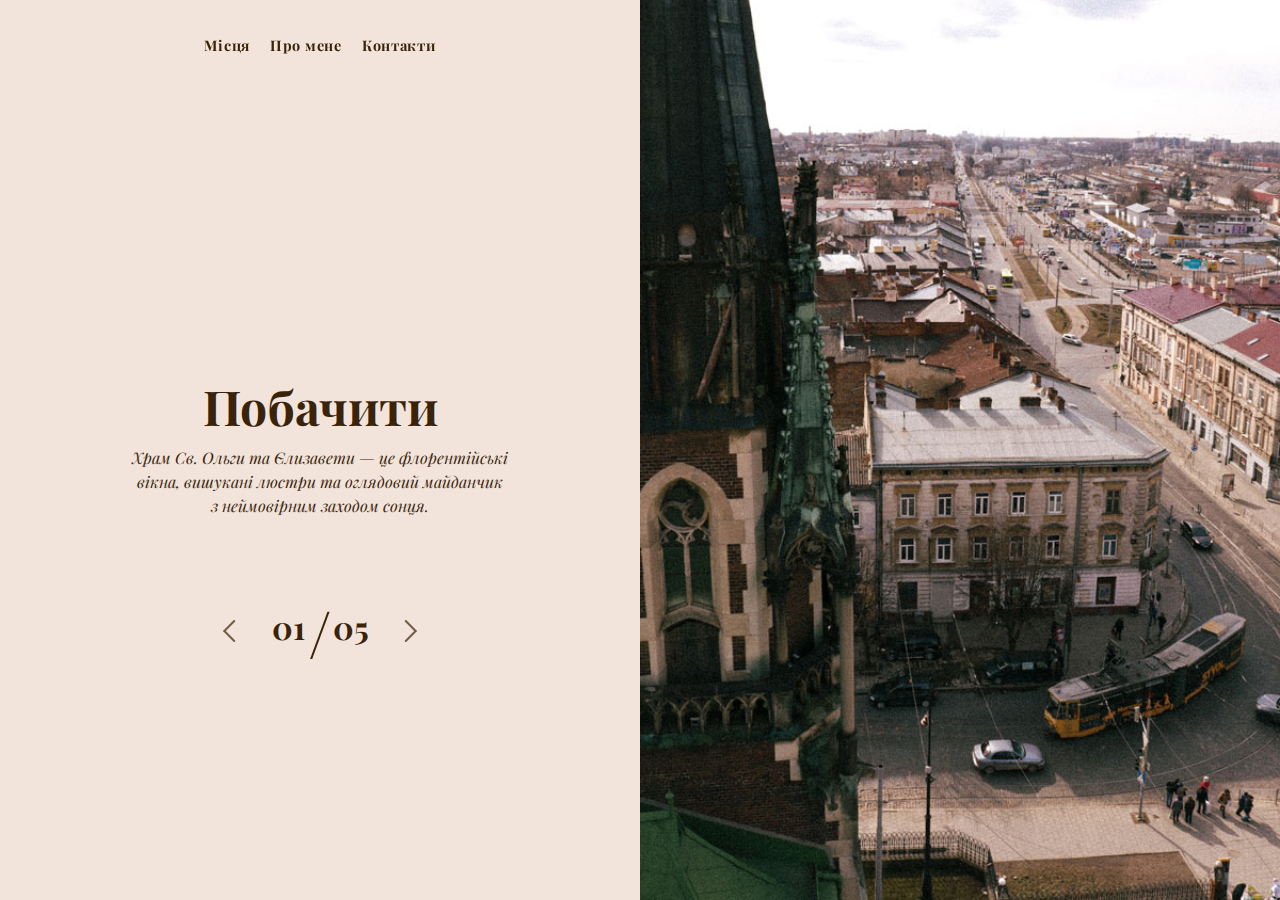
<file: see.html>
<!DOCTYPE html>
<html lang="ua">
<head>
	<meta charset="UTF-8">
	<meta name="viewport" content="width=device-width, initial-scale=1.0">
	<title>Смакувати</title>

    <link rel="preconnect" href="https://fonts.gstatic.com">
    <link href="https://fonts.googleapis.com/css2?family=Playfair+Display:ital,wght@0,400;0,500;0,600;0,700;0,800;0,900;1,400;1,500;1,600;1,700;1,800;1,900&display=swap" rel="stylesheet">

    
    <link rel="stylesheet" href="css/layout.css">
    <link rel="stylesheet" href="css/nav.css">
    <link rel="stylesheet" href="css/header.css">
    <link rel="stylesheet" href="css/slider_layout.css">
    <link rel="stylesheet" href="css/slider.css">

    </head>
<body id="top">
    <nav>
        <div class="navbar container">
        <div class="navigation">
            <button class="nav-icon">
                <span></span>
                <span></span>
                <span></span>
                <span></span>
            </button>
            <ul>
                <li><a class="nav-link js-scroll" href="index.html#places">Місця</a></li>
                <li><a class="nav-link js-scroll" href="index.html#about">Про мене</a></li>
                <li><a class="nav-link js-scroll" href="index.html#contact">Контакти</a></li>
            </ul>
        </div>
    </div>
</nav>
<section class="place">
    <div class="box b1">
        <div>
            <h1>Побачити</h1>
            <h3>Храм Св. Ольги та Єлизавети — це флорентійські<br>вікна, вишукані люстри та оглядовий майданчик<br>з неймовірним заходом сонця.</h3>
        </div>
    </div>
    <div class="box slider">
            <div class="item">
                <img src="img/church.jpg" alt="">
            </div>
            <div class="item">
                <img src="img/church2.jpg" alt="">
            </div>
            <div class="item">
                <img src="img/church3.jpg" alt="">
            </div>
             <div class="item">
                <img src="img/church4.jpg" alt="">
            </div>
            <div class="item">
                <img src="img/church5.jpg" alt="">
            </div>
    </div>
</section>
<script src="https://code.jquery.com/jquery-3.6.0.min.js"></script>
<script src="js/slick.min.js"></script>
<script src="js/slick-init.js"></script>

</body>
</html>
</file>
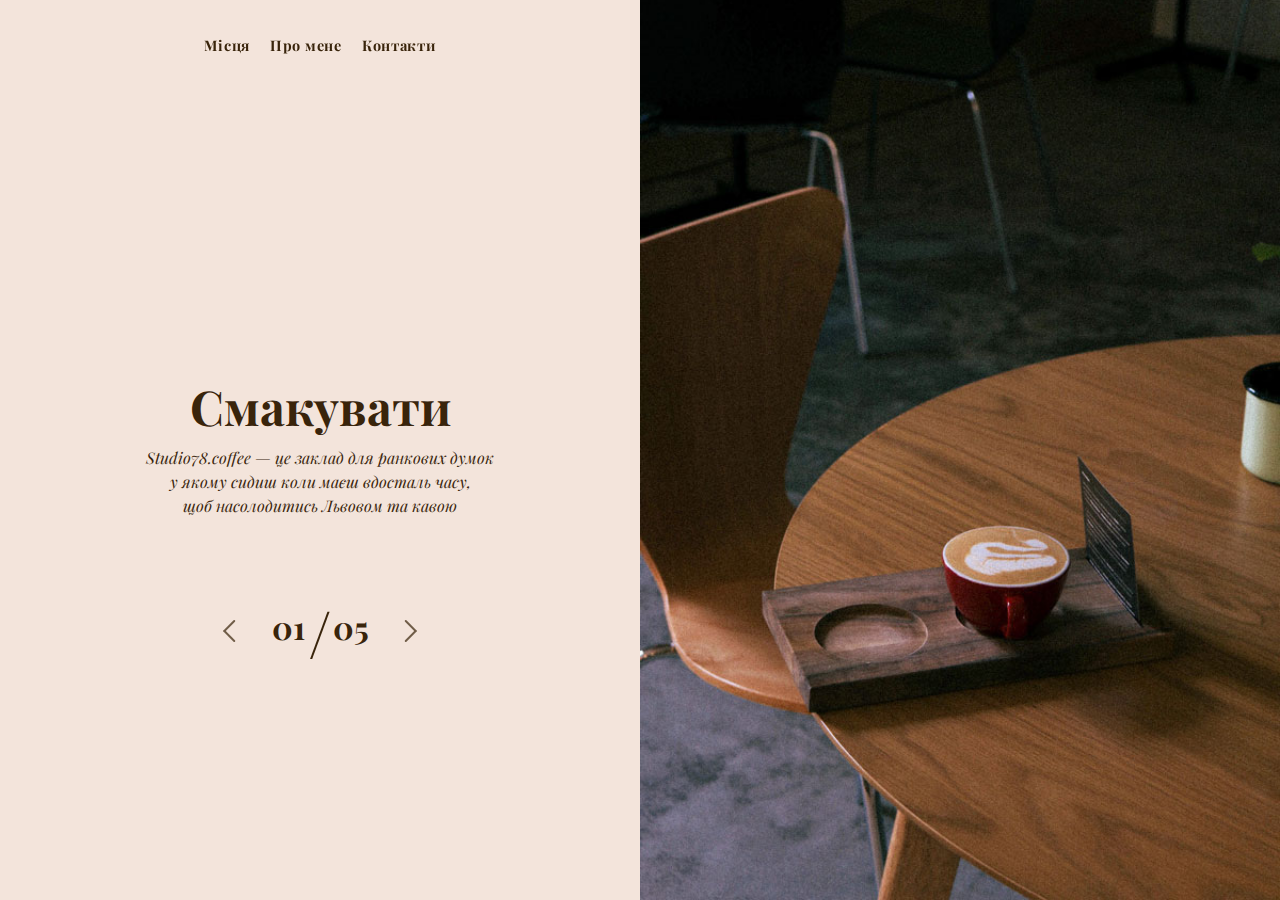
<file: smak.html>
<!DOCTYPE html>
<html lang="ua">
<head>
	<meta charset="UTF-8">
	<meta name="viewport" content="width=device-width, initial-scale=1.0">
	<title>Смакувати</title>

    <link rel="preconnect" href="https://fonts.gstatic.com">
    <link href="https://fonts.googleapis.com/css2?family=Playfair+Display:ital,wght@0,400;0,500;0,600;0,700;0,800;0,900;1,400;1,500;1,600;1,700;1,800;1,900&display=swap" rel="stylesheet">

    
    <link rel="stylesheet" href="css/layout.css">
    <link rel="stylesheet" href="css/nav.css">
    <link rel="stylesheet" href="css/header.css">
    <link rel="stylesheet" href="css/slider_layout.css">
    <link rel="stylesheet" href="css/slider.css">

    </head>
<body id="top">
    <nav>
        <div class="navbar container">
        <div class="navigation">
            <button class="nav-icon">
                <span></span>
                <span></span>
                <span></span>
                <span></span>
            </button>
            <ul>
                <li><a class="nav-link js-scroll" href="index.html#places">Місця</a></li>
                <li><a class="nav-link js-scroll" href="index.html#about">Про мене</a></li>
                <li><a class="nav-link js-scroll" href="index.html#contact">Контакти</a></li>
            </ul>
        </div>
    </div>
</nav>
<section class="place">
    <div class="box b1">
        <div>
            <h1>Смакувати</h1>
            <h3>Studio78.coffee — це заклад для ранкових думок<br>у якому сидиш коли маєш вдосталь часу,<br>  щоб насолодитись Львовом та кавою</h3>
        </div>
    </div>
    <div class="box slider">
            <div class="item">
                <img src="img/cffee1.jpg" alt="">
            </div>
            <div class="item">
                <img src="img/cafeinside.jpg" alt="">
            </div>
            <div class="item">
                <img src="img/croissant.jpg" alt="">
            </div>
             <div class="item">
                <img src="img/studio.jpg" alt="">
            </div>
            <div class="item">
                <img src="img/sweet.jpg" alt="">
            </div>
    </div>
</section>
<script src="https://code.jquery.com/jquery-3.6.0.min.js"></script>
<script src="js/slick.min.js"></script>
<script src="js/slick-init.js"></script>

</body>
</html>
</file>
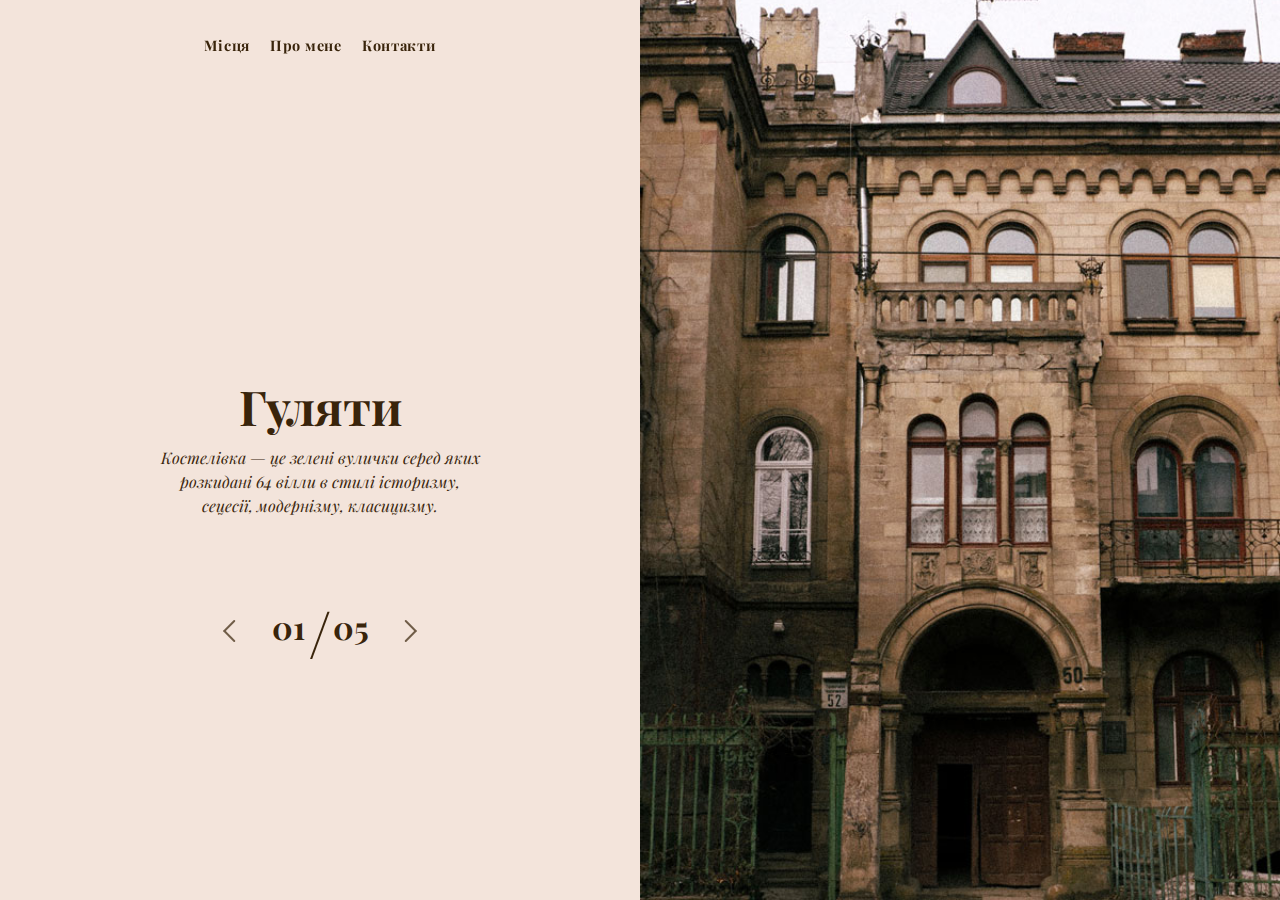
<file: walk.html>
<!DOCTYPE html>
<html lang="ua">
<head>
	<meta charset="UTF-8">
	<meta name="viewport" content="width=device-width, initial-scale=1.0">
	<title>Смакувати</title>

    <link rel="preconnect" href="https://fonts.gstatic.com">
    <link href="https://fonts.googleapis.com/css2?family=Playfair+Display:ital,wght@0,400;0,500;0,600;0,700;0,800;0,900;1,400;1,500;1,600;1,700;1,800;1,900&display=swap" rel="stylesheet">

    
    <link rel="stylesheet" href="css/layout.css">
    <link rel="stylesheet" href="css/nav.css">
    <link rel="stylesheet" href="css/header.css">
    <link rel="stylesheet" href="css/slider_layout.css">
    <link rel="stylesheet" href="css/slider.css">

    </head>
<body id="top">
    <nav>
        <div class="navbar container">
        <div class="navigation">
            <button class="nav-icon">
                <span></span>
                <span></span>
                <span></span>
                <span></span>
            </button>
            <ul>
                <li><a class="nav-link js-scroll" href="index.html#places">Місця</a></li>
                <li><a class="nav-link js-scroll" href="index.html#about">Про мене</a></li>
                <li><a class="nav-link js-scroll" href="index.html#contact">Контакти</a></li>
            </ul>
        </div>
    </div>
</nav>
<section class="place">
    <div class="box b1">
        <div>
            <h1>Гуляти</h1>
            <h3>Костелівка — це зелені вулички серед яких<br>розкидані 64 вілли в стилі історизму,<br>сецесії, модернізму, класицизму.</h3>
        </div>
    </div>
    <div class="box slider">
            <div class="item">
                <img src="img/street1.jpg" alt="">
            </div>
            <div class="item">
                <img src="img/street-1.jpg" alt="">
            </div>
            <div class="item">
                <img src="img/street2.jpg" alt="">
            </div>
             <div class="item">
                <img src="img/street3.jpg" alt="">
            </div>
            <div class="item">
                <img src="img/street4.jpg" alt="">
            </div>
    </div>
</section>
<script src="https://code.jquery.com/jquery-3.6.0.min.js"></script>
<script src="js/slick.min.js"></script>
<script src="js/slick-init.js"></script>

</body>
</html>
</file>
<file: css/layout.css>
*, *::before, *::after {
    box-sizing: border-box;
    margin: 0;
    padding: 0;
}

/* END of Нормалізація */

html, body {
    font-family: "Playfair Display", sans-serif;
    font-weight: bold;
}

h1, h2, h3, h4, h5, h6 {
    font-family: "Playfair Display", sans-serif;
    color: rgba(57, 36, 11, 1);
}

p {
    font-family: "Playfair Display", sans-serif;
    color: rgba(57, 36, 11, 1);
    line-height: 1,5;
    font-weight: normal;
    padding-top: .5em;
} 

h1 {
    font-family: "Playfair Display", sans-serif;
    color: rgba(57, 36, 11, 1);
    line-height: 1;
    font-weight: bold;
    padding-bottom: 0.15em;
}

h3 {
    font-family: "Playfair Display", sans-serif;
    color: rgba(57, 36, 11, 1);
    line-height: 1.5;
    font-weight: normal;
    font-style: italic;
    padding-top: .5em;
}

h4 {
    font-family: "Playfair Display", sans-serif;
    color: rgba(57, 36, 11, 1);
    line-height: 1,5;
    font-weight: normal;
    padding-top: .5em;
}

/* Ієрархія заголовків 1,2,3 рівнів  */

h1 { font-size: 3rem; }
h2 { font-size: 2rem; }
h3 { font-size: 1rem; }

header, section {
    min-height: 100vh;
    display: flex;
    align-items: center;
    align-content: center;
}

nav, header, section {
    padding: 25px; /* Мінімальні внутрішні відступи для smartphone */
}

.container-fluid,
.container {
    margin: 0 auto; /* Центрування по-горизонталі */
    width: 100%;
    height: 100%;
}

.container {
    max-width: 1280px; /* Обмеження ширини контенту всередині секцій */
}

section {
    background-color: rgba(243, 228, 219, 1);
}
</file>
<file: css/nav.css>
nav {
    position: fixed;
    top:0;
    left:0;
    width: 50%;
    z-index: 9995;
    transition: all .3s ease;
}

nav.topfixed {
    background-color: rgba(243, 228, 219, 1);
    width: 100%;
    padding-top: 12px;
    padding-bottom: 12px;
}

nav.topfixed .navigation li a {
    color: rgba(57, 36, 11, 1);
}

nav a {
    display: block;
    cursor: pointer;
    color: rgba(57, 36, 11, 1);
}

nav .navbar {
    display: flex;
    flex-wrap: wrap;
    justify-content: center;
    align-items: flex-start;
    margin: auto;
}

.navigation ul {
    display: flex;
    justify-content: center;
    font-size: 0.9em;
    letter-spacing: .05em;
    list-style: none;
}

.navigation li {
    padding: 10px;
}

.navigation li a {
    color: rgba(57, 36, 11, 1);
    text-decoration: none;
    padding: 0 0 .5em 0;
    position: relative;
}

.navigation a::after {
    content:"";
    background-color: rgba(57, 36, 11, 1);
    position: absolute;
    left:50%;
    transform: translateX(-50%);
    bottom:0;
    width:0;
    height: 1px;
    transition: width .2s ease;
}

.navigation a:hover::after {
    width:100%;
}

.navigation button {
    background: none;
    border: none;
    outline: none;
    display: none; 
}

/*@media screen and (max-width: 992px) {
    
    nav .navbar {
        align-items: center;
    }
    
    nav.topfixed .navigation li a {
        color: #fff;
    }

    .navigation button {
        position: relative;
        display: block;
        margin: 0;
        z-index: 9999;
    }
    
    .navigation ul {
        background-color: rgba(243, 228, 219, 1);
        position: absolute;
        padding: 100px 30px 30px 20px;
        flex-direction: column;
        right: 0;
        top: 0;
        min-width: 50%;
        min-height: 100vh;
        transform: translateX(100%);
        transition: all 0.5s;
        opacity:0;
        transition-property: transform;
        transition-duration: .35s;
        transition-timing-function: ease;
        z-index: 9998;
    }
    
    .navigation.open ul {
        transform: translateX(0);
        opacity:1;
    }
    
    .navigation.open .overlay {
        background-color: rgba(243, 228, 219, 1);
        display: block;
        position: absolute;
        left:0;
        top:0;
        width:100%;
        min-height: 100vh;
        z-index: 99;
    }
}*/

@media screen and (max-width:767px) {

    nav {
        width: 100%;
        padding-top: 12px;
        padding-bottom: 12px;
    }
}

@media screen and (max-aspect-ratio:1/1) {

    nav {
        width: 100%;
        padding-top: 12px;
        padding-bottom: 12px;
    }
}
</file>
<file: css/header.css>
header {
    display:flex;
    flex-wrap: wrap;
    justify-content: center;
    align-items: center;
    align-content: center;
    padding:0;
    width:100%;
    margin: auto;
    height: 100vh;
}

.b1, .b2 {
    width:50%;
    height:100%;
}

.b1 {
    background-color: rgba(243, 228, 219, 1);
    display: flex;
    flex-wrap: wrap;
    justify-content: center;
    align-items: center;
    align-content: center;
    text-align: center;
    position: relative;
}

.b1 .img-box {
    width: 20vh;
    height:20vh;
    min-width: 100px;
    min-height: 100px;
    overflow: hidden;
    object-fit: cover;
    margin: auto;
}
.b1 .img-box img {
    display: block;
    width:100%;
}

.b2 {
    background-image: url("../img/door2.jpg");
    background-repeat: no-repeat;
    background-size: cover;
    background-position: center center;
}

header h1 {
    margin-bottom: .25em;
    max-width: 200px;
}

.arrow-down {
    position: absolute;
    left: 50%;
    bottom: 60px;
    margin-left:-16px;
    display: block;
    width: 32px;
    height: 28px;
}

.arrow-down span {
    /*background-color:rgba(57, 36, 11, 1);*/
    /*display: block;*/
    width: 1px;
    height:100%;
    margin: auto;
    transform: translateX(-80%);
}

.arrow-down span::before,
.arrow-down span::after {
    background-color: rgba(57, 36, 11, 1);
    position: absolute;
    left:50%;
    bottom:0;
    transform: translateX(-50%);
    display: block;
    content:"";
    width: 1px;
    height:15px;
    transform-origin: 50% bottom;
}

.arrow-down span::before {
    transform: rotate(-45deg) translateX(-50%);
}

.arrow-down span::after {
    transform: rotate(45deg) translateX(-50%);
}

.arrow-down:hover {
    animation-name: jump;
    animation-duration: 1s;
    animation-timing-function: ease-in-out;
    animation-iteration-count: infinite;
}

@keyframes jump {

  0%   { transform: translateY(0) scale(1); }
  100% { transform: translateY(30%) scale(1.2); }
}

@media screen and (max-aspect-ratio:1/1) {

    .b1, .b2 {
        width:100%;
        height:50%;
    }

    .b1 .img-box {
        max-width: 120px;
    }

    header h1 {
        font-size: 2rem;
        max-width: 100%;
    }

    header h3 {
        padding-top: .15em;
    }

    .arrow-down {
        bottom: 15px;
    }
}
</file>
<file: css/slider_layout.css>
section.place {
    display:flex;
    flex-wrap: wrap;
    justify-content: center;
    align-items: center;
    align-content: center;
    padding:0;
    width:100%;
    margin: auto;
    height: 100vh;
}

.slider {
    width:50%;
    height:100%;
}

.slider .item img {
	display:block;
	height: 100%;
	max-height: 100vh;
	width:100%;
	object-fit: cover;
	object-position: center center;
	max-width: 100%;
	margin-left: auto;
}

@media screen and (max-aspect-ratio:1/1) {
	
	#top section.place .box {
		width:100%;
	}

	.place .box,
	.place .box.b1,
	.slider .item img {
		max-height: 50vh;
	}
}
</file>
<file: css/slider.css>
/* Слайдер */
.slick-slider {
    min-width: 0;
}

/* Слайдер ініціалізований */
.slick-slider.slick-initialized {}

/* Слайдер з крапками */
.slick-slider.slick-dotted {}

/* Обмежуючий контейнер */
.slick-list {
    overflow: hidden;
}

/* Послідовність слайдів */
.slick-track {
    display: flex;
    align-items: flex-start;
}

/* Слайд */
.slick-slide {}

/* Активний Слайд */
.slick-slide.slick-active {}

/* Слайд поточний */
.slick-slide.slick-current {}

/* Слайд по центру */
.slick-slide.slick-center {}

/* Клонований слайд */
.slick-slide.slick-cloned {}

/* Стрілки */
.slick-arrow {
    cursor: pointer;
}

/* Стрілка вліво */
.slick-arrow.slick-prev {}

/* Стрілка вправо */
.slick-arrow.slick-next {}

/* Стрілка не активна */
.slick-arrow.slick-disabled {}

/* Крапки */
.slick-dots {}

.slick-dots li {}

/* Активна крапка */
.slick-dots li.slick-active {}

/* Елемент крапки */
.slick-dots li button {
    cursor: pointer;
}

/* Стилізація конкретного слайдера */
/* Наприклад слайдера з id="slider-full" */

.slider {
    position: relative;
    padding: 0;
}

.slider .slick-arrow {
    background: none;
    border: none;
    outline: none;
    font-size: 0;
    position: absolute;
    opacity: .7; /* Прозорість стрілок */
    top: 70%;
    transform: translateY(-50%);
    width: 16px; /* Розміри стрілок */
    height: 24px; /* Розміри стрілок */
    transition: opacity .3s ease;
}

.slider .slick-arrow:hover {
    opacity: 1;
}

.slider .slick-arrow:before,
.slider .slick-arrow:after {
    background-color: rgba(57, 36, 11, 1);
    /* колір лінії стрілок */
    content: "";
    display: block;
    position: absolute;
    left: 0;
    top: 50%;
    width: 100%;
    height: 2px;
    /* товщина лінії стрілок */
    border-radius: 1px;
    /* радіус заокруглення 1/2 товщини */
}

.slider .slick-arrow:before {
    transform: rotate(-45deg) translateY(25%);
    transform-origin: left bottom;
}

.slider .slick-arrow:after {
    transform: rotate(45deg) translateY(-25%);
    transform-origin: left top;
}

.slider .slick-arrow.slick-next:before {
    transform: rotate(45deg) translateY(25%);
    transform-origin: right bottom;
}

.slider .slick-arrow.slick-next:after {
    transform: rotate(-45deg) translateY(-25%);
    transform-origin: right top;
}

.slider .slick-arrow.slick-prev {
    left: 0;
    margin-left: -65%; /* Відступ для < стрілки зліва */
    z-index: 1;
}

.slider .slick-arrow.slick-next {
    right: 0;
    margin-right: 135%; /* Відступ для > стрілки справа */
    z-index: 1;
}

.slider .slick-arrow.slick-disabled {
    opacity: 0.3;
}

.slider .slick-dots {
    position: absolute;
    top:70%;
    margin-top: -25px; /*  Відступ для крапок знизу */
    left:0;
    margin-left: -100%;
    width:100%;
    display: flex;
    align-items: center;
    justify-content: center;
}

.slider .slick-dots li {
    list-style: none;
    margin: 0;
    position: relative;
}

.slider .slick-dots button {
    border: none;
    outline: none;
    font-size: 0;
    opacity:0;
    width:0;
    height:0;
}

.slider .slick-dots li.slick-active button {
    background-color: transparent;
    width: 150px;
    height: 50px;
    opacity:1;
    position: relative;
}

.slider .slick-dots li.slick-active:before {
    content: "/";
    color:rgba(57, 36, 11, 1);
    display:block;
    position:absolute;
    left: 0;
    top:0;
    width: 100%;
    height: 100%;
    text-align:center;
    font-size: 4rem;
    margin-top: -.25em;
}

.slider .slick-dots li.slick-active:after {
    content: "01 \00a0\00a0\00a0 05";
    color:rgba(57, 36, 11, 1);
    display:block;
    position:absolute;
    left: 0;
    top:0;
    width: 100%;
    height: 100%;
    text-align:center;
    font-size: 2rem;
}

.slider .slick-dots li.slick-active:nth-child(2):after {
    content: "02 \00a0\00a0\00a0 05";
}
.slider .slick-dots li.slick-active:nth-child(3):after {
    content: "03 \00a0\00a0\00a0 05";
}
.slider .slick-dots li.slick-active:nth-child(4):after {
    content: "04 \00a0\00a0\00a0 05";
}
.slider .slick-dots li.slick-active:nth-child(5):after {
    content: "05 \00a0\00a0\00a0 05";
}

.slider .item {
/*    padding: 0px 10px;*/
    /* Інтервал між слайдами */
}

.slider .item img {
    max-width: 100%;
}

@media screen and (max-aspect-ratio:1/1) {

    .slider .slick-arrow {
        top: 0;
        margin-top: -50px;
    }

    .slider .slick-arrow.slick-prev {
        left: 50%;
        margin-left: -80px; /* Відступ для < стрілки зліва */
    }

    .slider .slick-arrow.slick-next {
        right: 50%;
        margin-right: -80px; /* Відступ для > стрілки справа */
    }
    
    .slider .slick-dots {
        top:0;
        margin-top: -75px; /*  Відступ для крапок знизу */
        left:0;
        margin-left: 0;
    }
}
</file>
